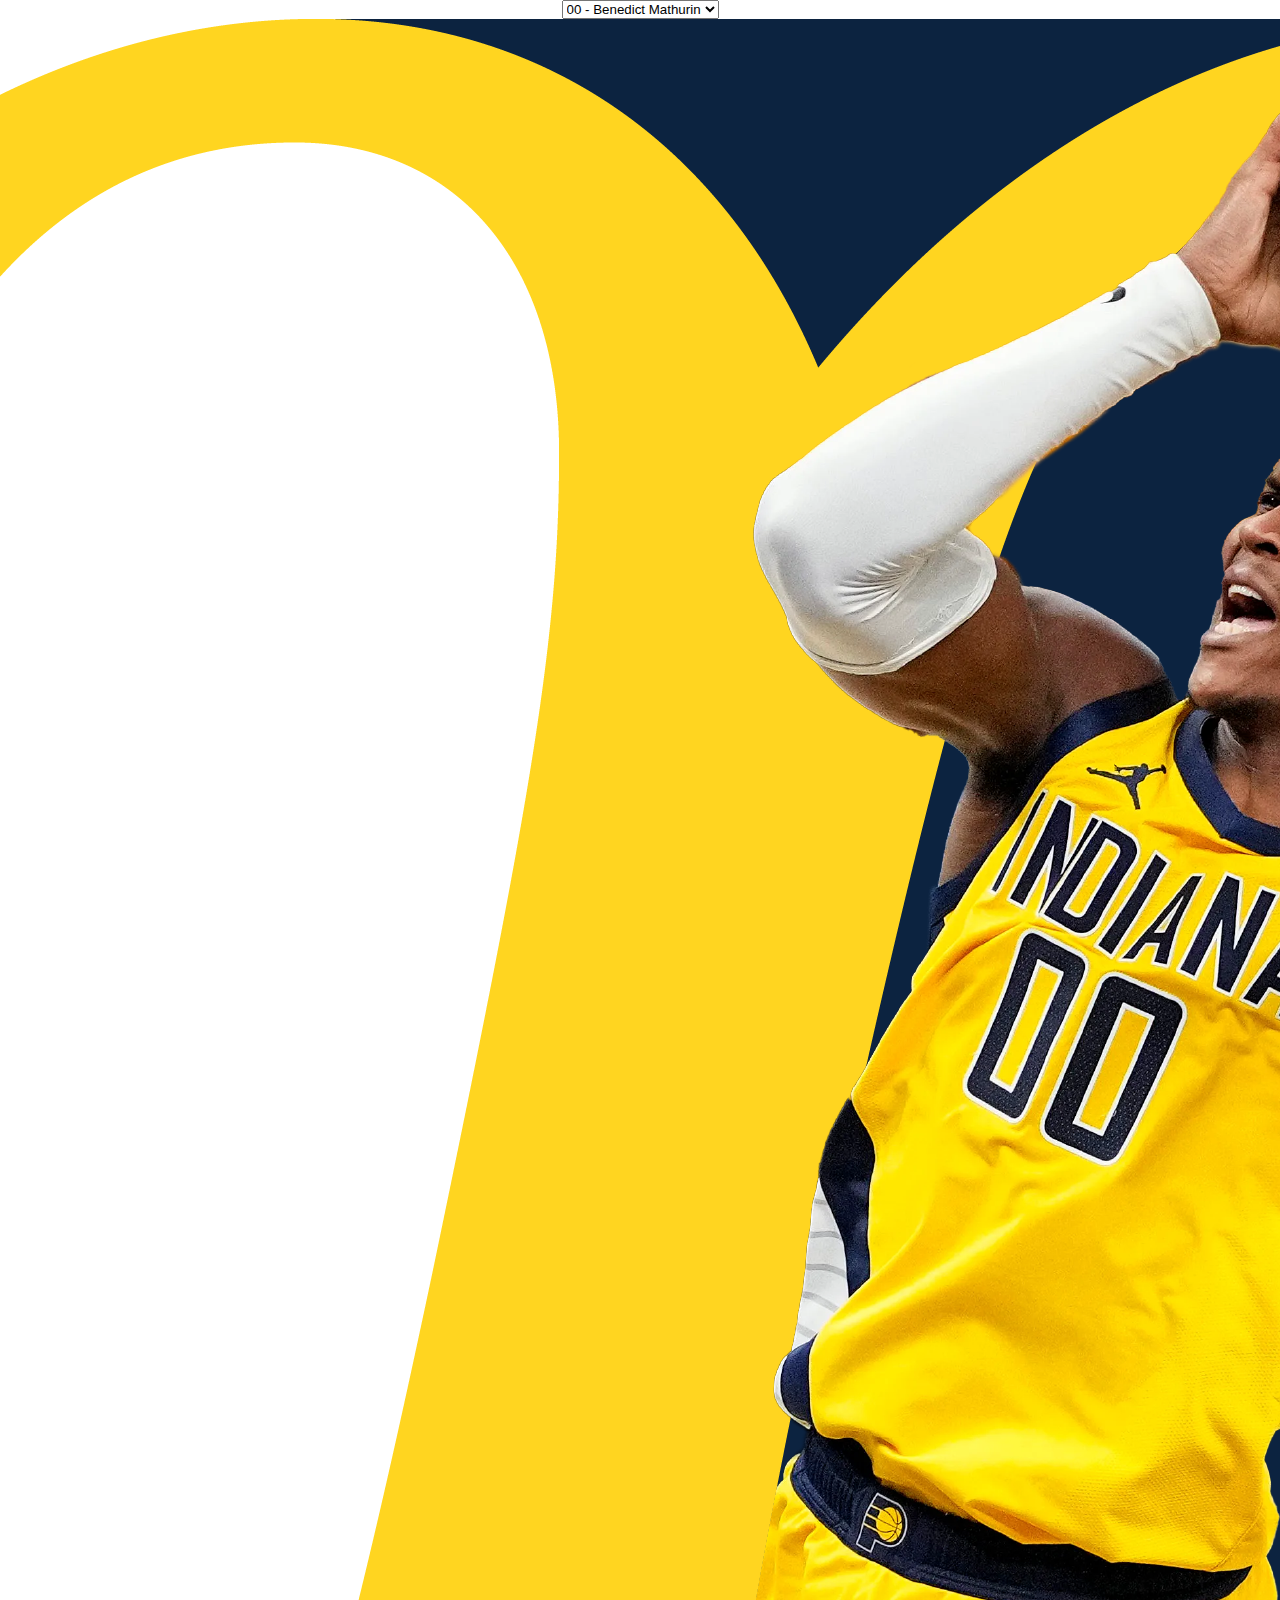
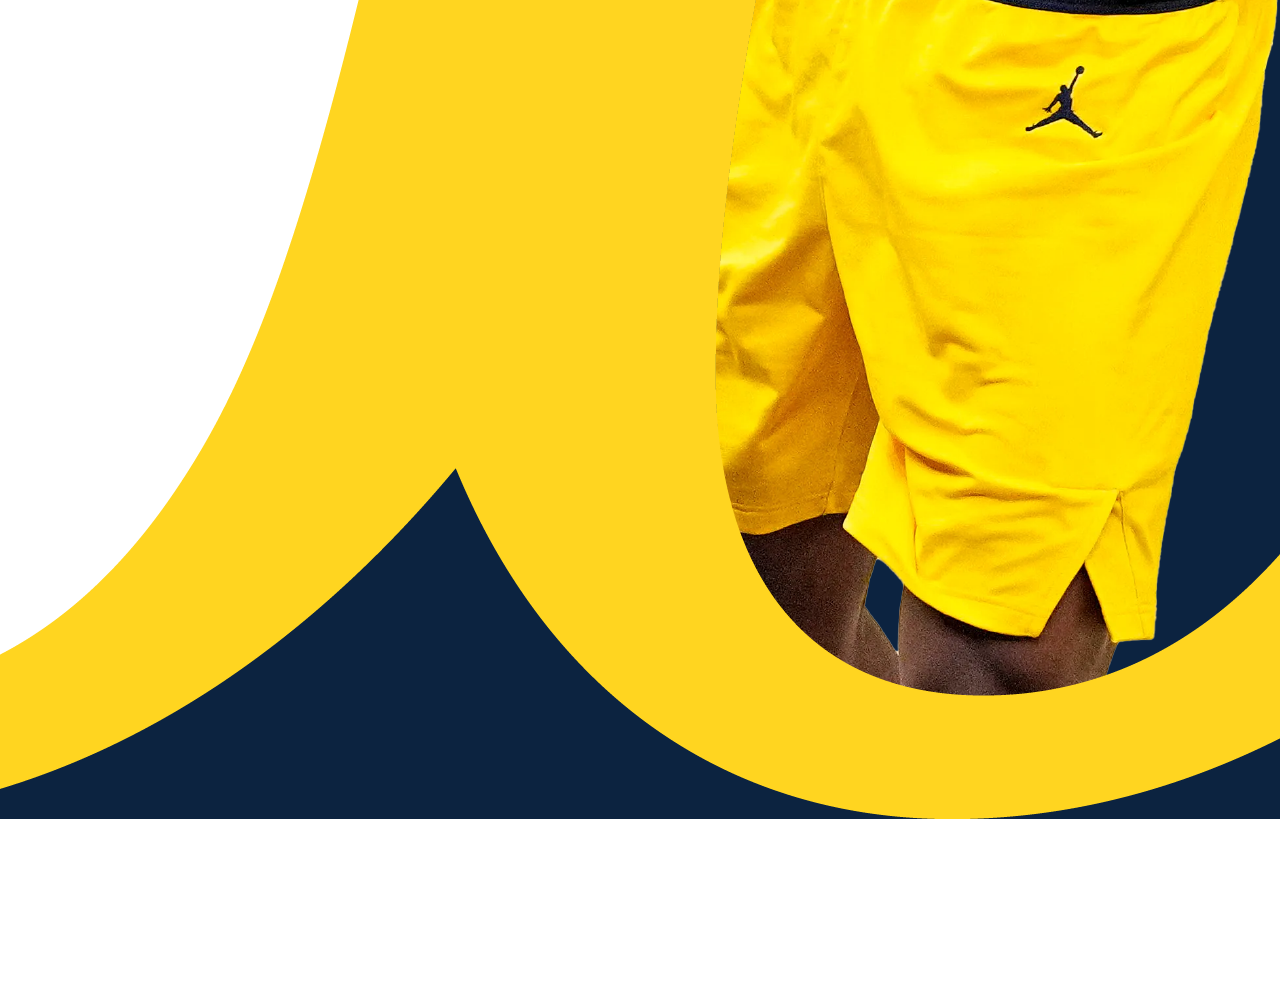
<file: index.html>
<!DOCTYPE html>
<html lang="en">
<head>
    <meta charset="UTF-8">
    <meta name="viewport" content="width=device-width, initial-scale=1.0">
    <title>Pacers Roster</title>
    <link rel="stylesheet" href="css/style.css">
</head>
<body>
    <select id="rosterSelect">
        <option value="00">00 - Benedict Mathurin</option>
        <option value="0">0 - Tyrese Haliburton</option>
        <option value="1">1 - Obi Toppin</option>
        <option value="2">2 - Andrew Nembhard</option>
        <option value="4">4 - Taelon Peter</option>
        <option value="5">5 - Jarace Walker</option>
        <option value="7">7 - Kam Jones</option>
        <option value="9">9 - TJ McConnell</option>
        <option value="11">11 - James Wiseman</option>
        <option value="12">12 - Johnny Furphy</option>
        <option value="13">13 - Tony Bradley</option>
        <option value="22">22 - Isaiah Jackson</option>
        <option value="23">23 - Aaron Nesmith</option>
        <option value="24">24 - Garrison Mathews</option>
        <option value="26">26 - Ben Sheppard</option>
        <option value="29">29 - Quenton Jackson</option>
        <option value="32">32 - Jay Huff</option>
        <option value="43">43 - Pascal Siakam</option>
        <option value="55">55 - Ethan Thompson</option>
    </select>
    <div id="display">
        <img src="./img/00.png" alt="Player photo" id="playerPhoto" />
        <div class="playerInfo">
            <div class="playerName">
                <h2 id="firstName">FirstName</h2>
                <h2 id="lastName">LASTNAME</h2>
            </div>
            <p id="stats">Height | Weight | Age | College | Country</p>
            <p id="description">Player Description</p>
        </div>
    </div>

    <script src="player.js"></script>
</body>
</html>
</file>
<file: css/style.css>
@font-face {
    font-family: "MadeTOMMY";
    src: url("./madeTOMMY.otf");
}

@font-face {
    font-family: "MadeTOMMYMed";
    src: url("./madeTOMMYMed.otf");
}

@font-face {
    font-family: "Baskerville";
    src: url("./baskerville.ttf");
}

:root {
    --blue: #0C2340;
    --gold: #FFD520;
    --white: #E8E8FF;
}

@media (prefers-reduced-motion: reduce) {
    * {
        transition: all 0s linear !important;
    }
}

@media (prefers-reduced-motion: no-preference) {
    nav * {
        transition: all 0.25s ease-in-out;
    }
}

body {
    overflow-x: hidden;
    width: 100vw;
    min-height: 100vh;
    margin: 0;
    padding: 0;

    display: flex;
    flex-direction: column;
    align-items: center;
}

nav {
    position: absolute;
    top: 0;
    left: 0;
    width: 100vw;
    height: max(calc(3vh + 1vw), 2em);

    color: var(--gold);
    border: none;
    display: flex;
}

nav * {
    padding: 0;
    margin: 0;
    height: max(calc(3vh + 1vw), 2em);
    background-color: var(--blue);

    font-family: "MadeTOMMY", "MadeTOMMYMed", "Baskerville";
    color: var(--gold);
    list-style-type: none;
    text-decoration: none;

    display: flex;
    align-items: center;
    justify-content: space-around;
}

nav ul li a {
    width: 28.33vw;
    background-color: transparent;
    border-bottom: calc(0.125vh + 0.125vw) solid var(--white);
}

nav a:has(img) {
    padding: 1vh 0;
    height: max(10vh, 2em);
    border-bottom-right-radius: 2.5vw;
    border-bottom: calc(0.125vh + 0.125vw) solid var(--white);
    border-right: calc(0.125vh + 0.125vw) solid var(--white);
}

nav a img {
    padding: 1vh;
    width: calc(15vw - 2vh);
    height: max(10vh, 2em);
    border-bottom-right-radius: 2.5vw;
    image-rendering: crisp-edges;
    background-color: transparent;
}

nav a:hover {
    background-color: var(--gold);
    color: var(--blue);
    font-size: 1.25em;
    font-weight: bold;
    border-color: var(--blue);
}

footer {
    margin: 0;
    padding: 0;
    width: 100vw;
    height: 5vh;
    background-color: var(--white);

    display: flex;
    align-items: center;
    justify-content: center;
}

footer svg, footer svg * {
    width: calc(2vw + 1vh);
    max-height: 3vh;
    margin-right: 1vh;
    fill: #222;
}

footer p, footer p a {
    color: #222;
    text-decoration: none;
    font-size: min(1.5vh, calc(0.75vw + 0.75vh));
    font-family: Helvetica, "MadeTOMMY", Arial, sans-serif;
}

footer p a {
    font-weight: bold;
}
</file>
